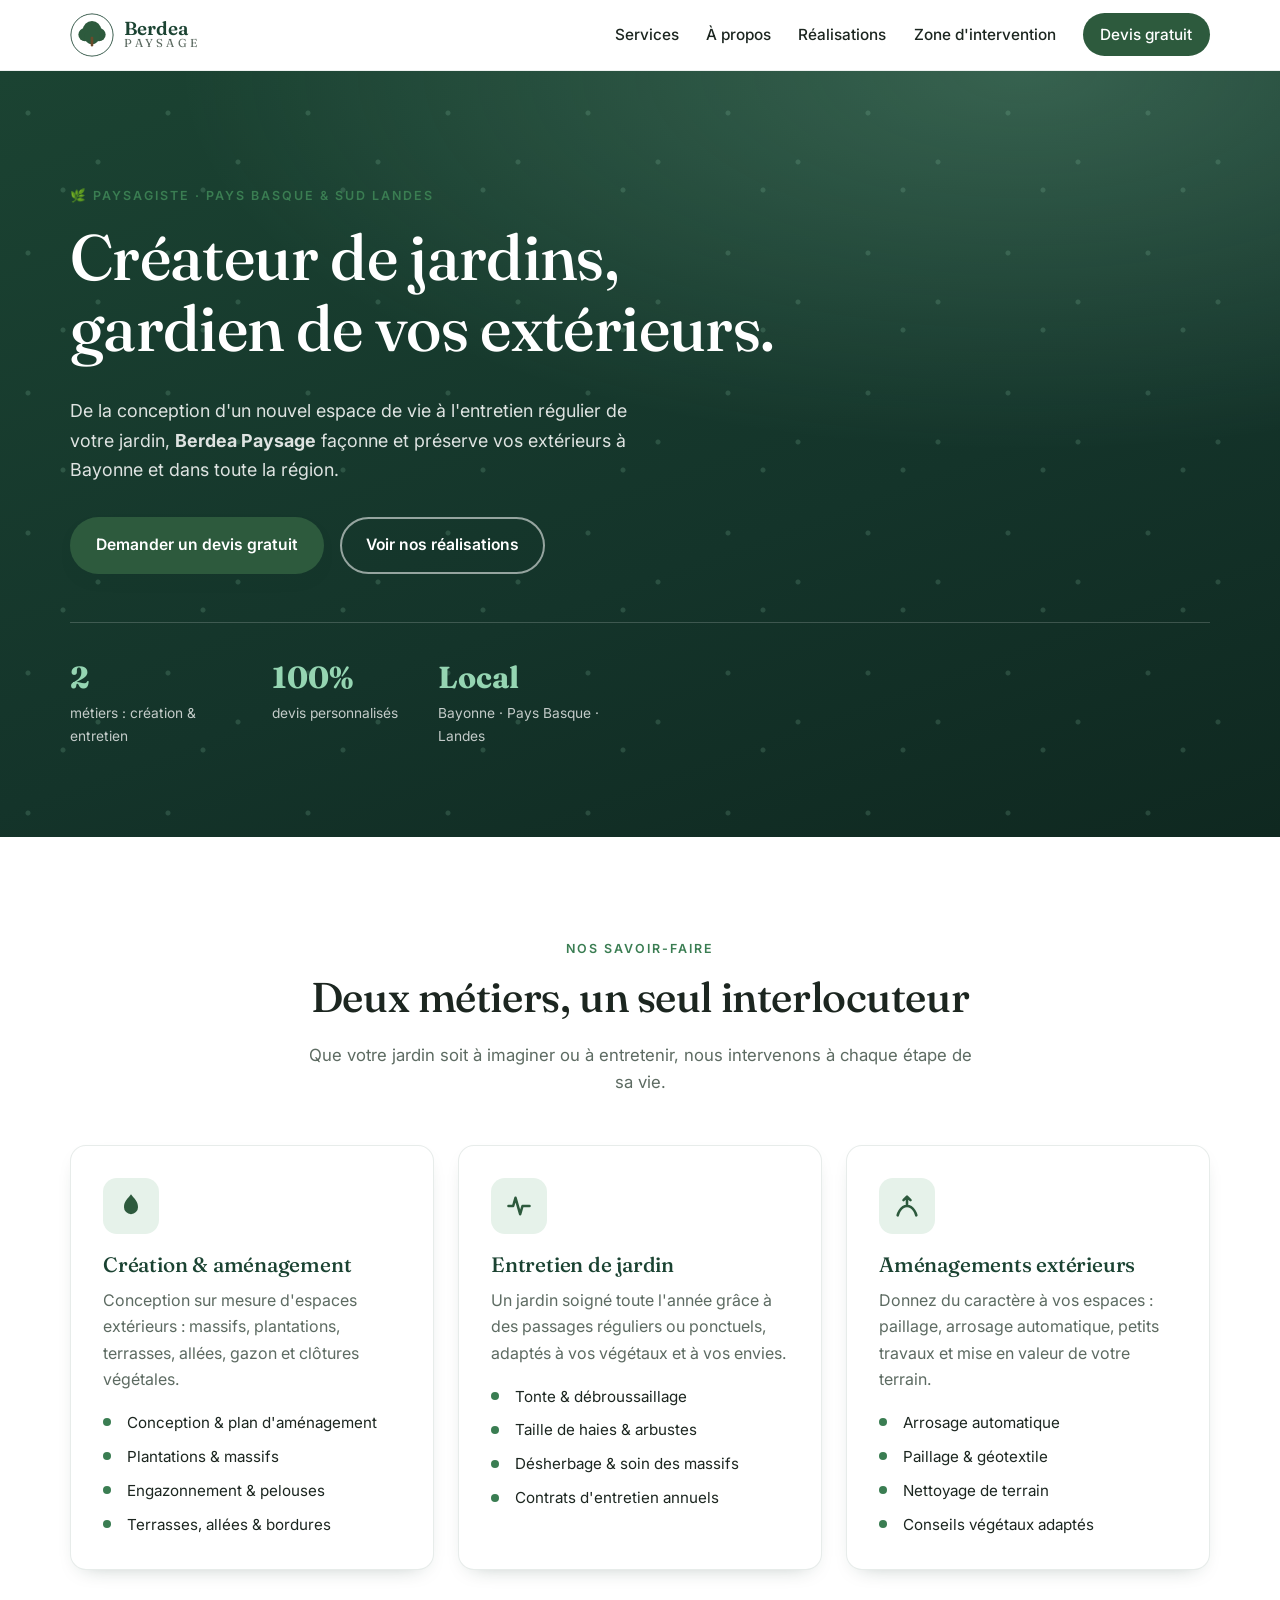
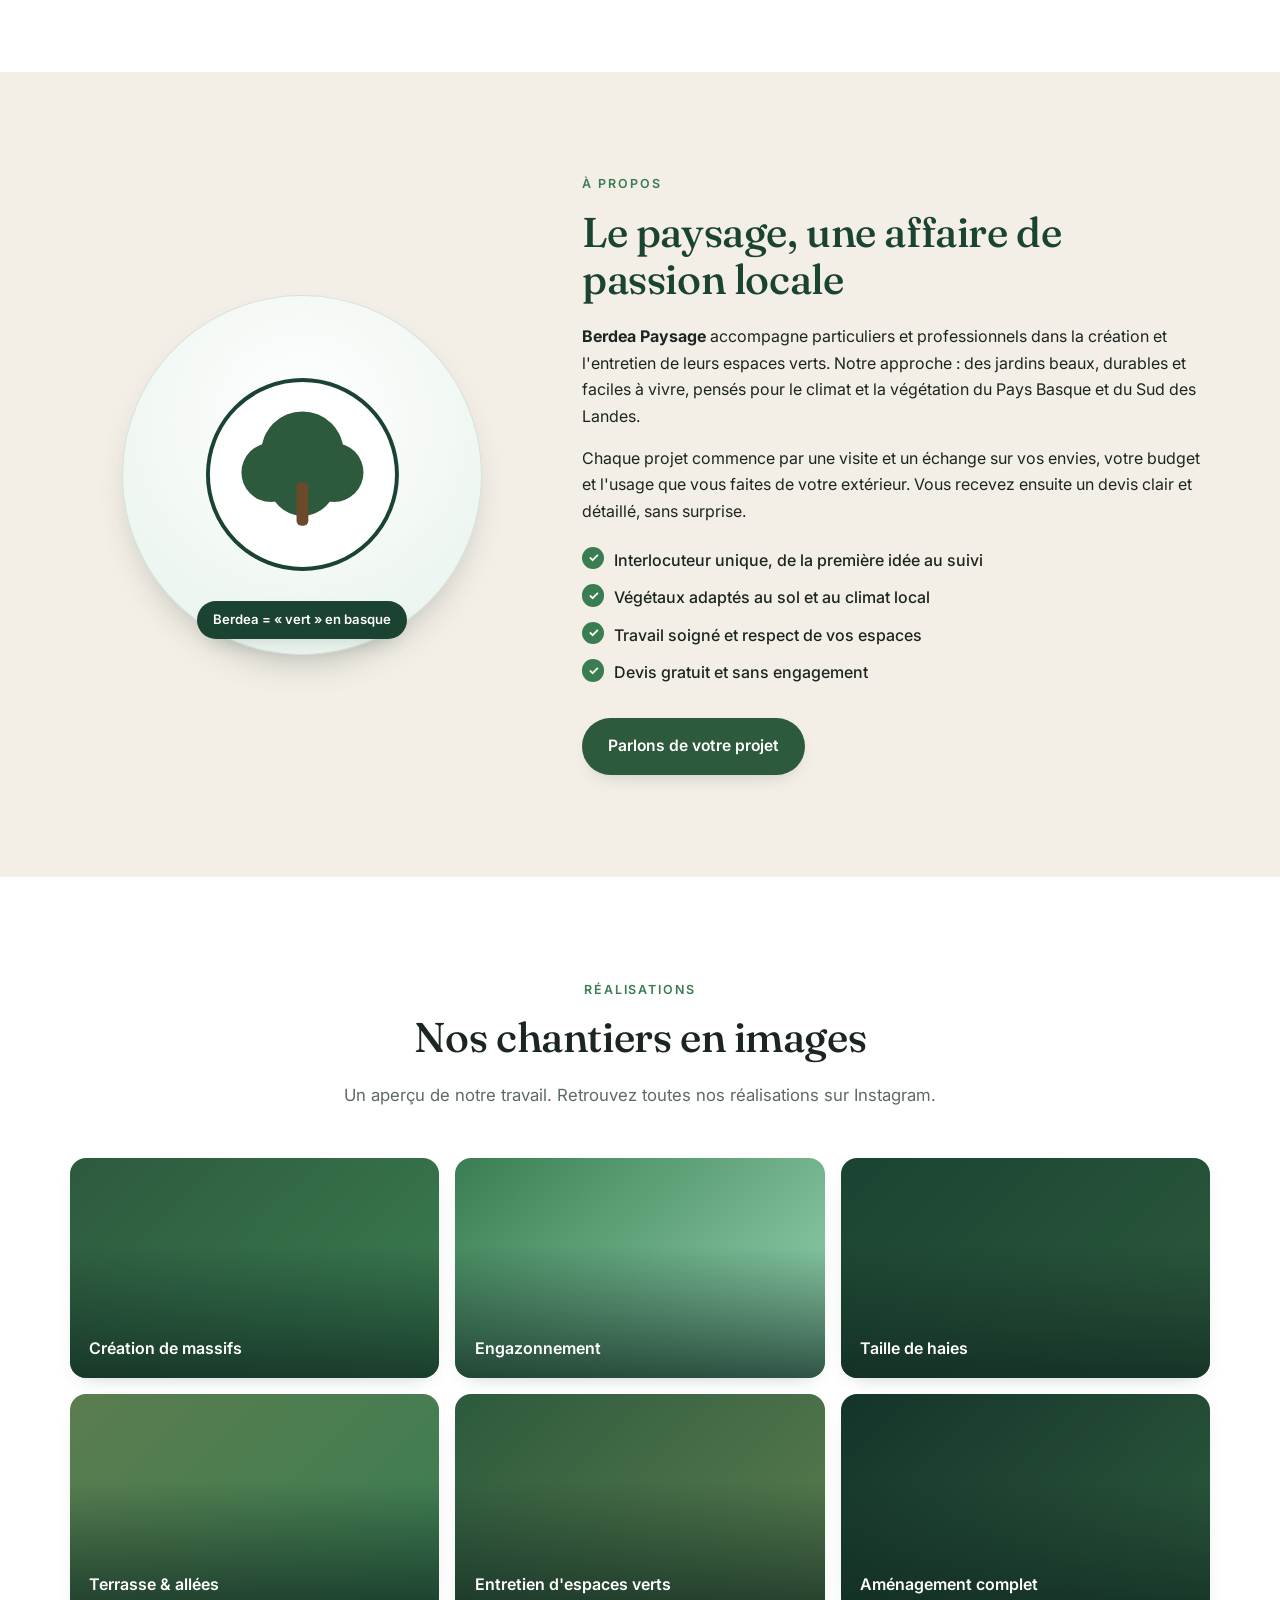
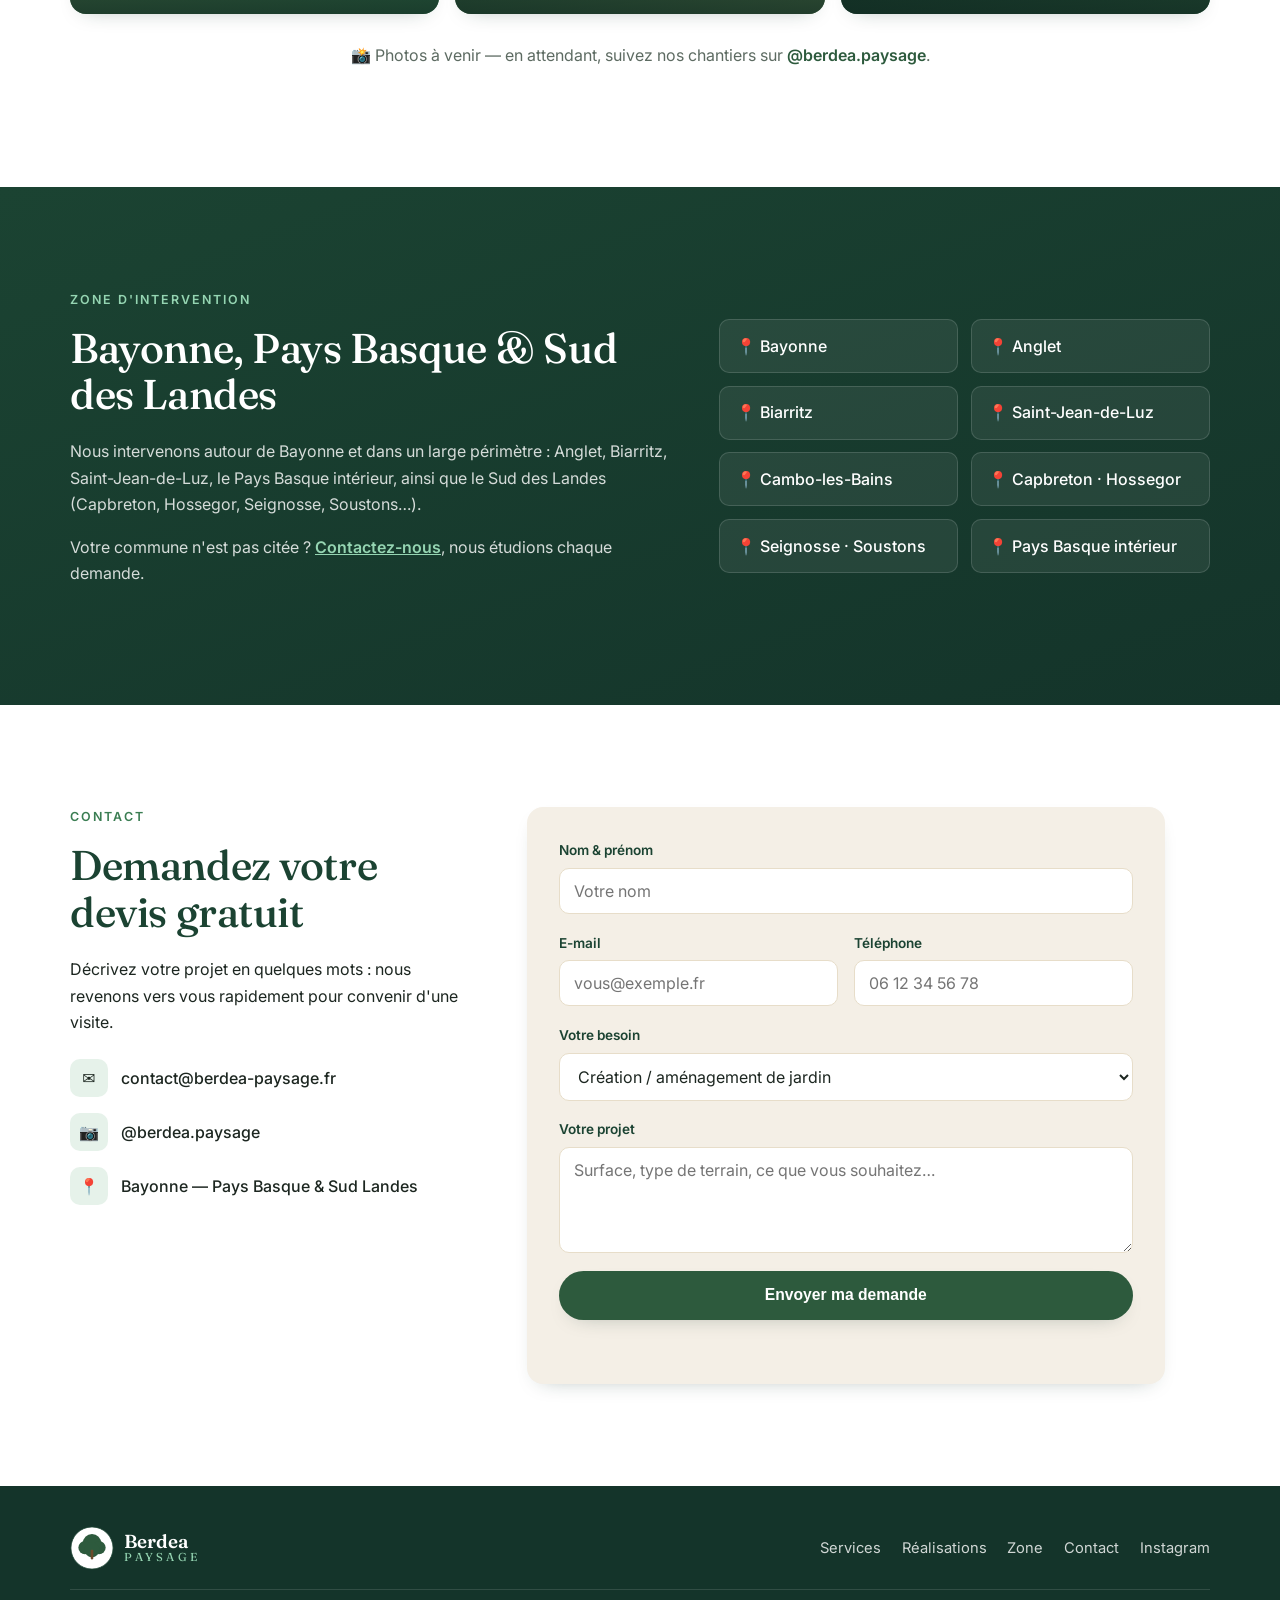
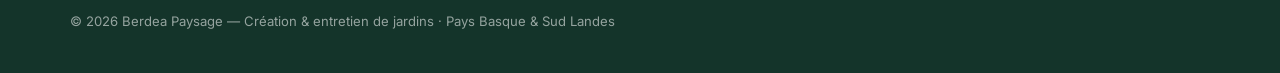
<file: berdea-paysage/index.html>
<!DOCTYPE html>
<html lang="fr">
<head>
  <meta charset="UTF-8" />
  <meta name="viewport" content="width=device-width, initial-scale=1.0" />
  <title>Berdea Paysage — Création & entretien de jardins | Bayonne, Pays Basque</title>
  <meta name="description" content="Berdea Paysage : aménagement de jardin, création d'espaces extérieurs et entretien à Bayonne, au Pays Basque et dans le Sud des Landes. Devis gratuit." />
  <meta name="theme-color" content="#1b4332" />

  <!-- ===================================================================
       1) LE FAVICON (petite icône dans l'onglet du navigateur)
       C'est un dessin SVG directement écrit ici, donc aucun fichier externe.
  ==================================================================== -->
  <link rel="icon" href="data:image/svg+xml,%3Csvg xmlns='http://www.w3.org/2000/svg' viewBox='0 0 64 64'%3E%3Crect width='64' height='64' rx='14' fill='%231b4332'/%3E%3Cg fill='%2395d5b2'%3E%3Ccircle cx='32' cy='26' r='14'/%3E%3Ccircle cx='21' cy='33' r='10'/%3E%3Ccircle cx='43' cy='33' r='10'/%3E%3Ccircle cx='32' cy='36' r='11'/%3E%3C/g%3E%3Crect x='29' y='36' width='6' height='18' rx='3' fill='%23d8b384'/%3E%3C/svg%3E" />

  <!-- Polices Google (chargées depuis internet) -->
  <link rel="preconnect" href="https://fonts.googleapis.com" />
  <link rel="preconnect" href="https://fonts.gstatic.com" crossorigin />
  <link href="https://fonts.googleapis.com/css2?family=Fraunces:opsz,wght@9..144,400;9..144,500;9..144,600&family=Inter:wght@400;500;600;700&display=swap" rel="stylesheet" />

  <!-- ===================================================================
       2) LE DESIGN (toutes les couleurs et la mise en page)
       Normalement dans un fichier style.css, ici tout est regroupé.
  ==================================================================== -->
  <style>
    :root{
      --green-900:#14342a; --green-800:#1b4332; --green-700:#2d5a3d;
      --green-600:#3a7d52; --green-300:#95d5b2; --green-100:#e6f2ea;
      --sand:#f4efe6; --sand-dark:#e7ddc9; --gold:#c69749;
      --ink:#1c2620; --muted:#5d6b62; --white:#ffffff;
      --radius:16px; --radius-sm:10px;
      --shadow:0 18px 40px -22px rgba(20,52,42,.45);
      --shadow-sm:0 8px 22px -14px rgba(20,52,42,.4);
      --container:1140px;
      --font-head:"Fraunces",Georgia,serif;
      --font-body:"Inter",system-ui,-apple-system,Segoe UI,Roboto,sans-serif;
    }
    *,*::before,*::after{box-sizing:border-box}
    html{scroll-behavior:smooth}
    body{margin:0;font-family:var(--font-body);color:var(--ink);background:#fff;line-height:1.65;-webkit-font-smoothing:antialiased}
    img{max-width:100%;display:block}
    a{color:inherit;text-decoration:none}
    .container{width:min(100% - 2.5rem,var(--container));margin-inline:auto}
    h1,h2,h3{font-family:var(--font-head);font-weight:500;line-height:1.12;letter-spacing:-.01em;margin:0 0 .5em}
    h1{font-size:clamp(2.2rem,5.5vw,4rem)}
    h2{font-size:clamp(1.7rem,3.6vw,2.6rem)}
    h3{font-size:1.3rem}
    p{margin:0 0 1rem}
    .eyebrow{text-transform:uppercase;letter-spacing:.16em;font-size:.78rem;font-weight:600;color:var(--green-600);margin:0 0 .9rem}
    .eyebrow.light{color:var(--green-300)}
    .btn{display:inline-flex;align-items:center;justify-content:center;gap:.5rem;padding:.85rem 1.5rem;border-radius:999px;font-weight:600;font-size:.98rem;cursor:pointer;border:2px solid transparent;transition:transform .2s,box-shadow .2s,background .2s,color .2s}
    .btn-primary{background:var(--green-700);color:#fff;box-shadow:var(--shadow-sm)}
    .btn-primary:hover{background:var(--green-800);transform:translateY(-2px)}
    .btn-ghost{background:transparent;color:#fff;border-color:rgba(255,255,255,.55)}
    .btn-ghost:hover{background:rgba(255,255,255,.12);border-color:#fff}
    .btn-block{width:100%}

    .site-header{position:sticky;top:0;z-index:50;background:rgba(255,255,255,.9);backdrop-filter:blur(10px);border-bottom:1px solid rgba(27,67,50,.08)}
    .header-inner{display:flex;align-items:center;justify-content:space-between;padding:.8rem 0}
    .brand{display:flex;align-items:center;gap:.65rem}
    .brand-mark{width:44px;height:44px;border-radius:50%}
    .brand-text{display:flex;flex-direction:column;line-height:1;font-family:var(--font-head)}
    .brand-text strong{font-size:1.18rem;color:var(--green-800);font-weight:600}
    .brand-text em{font-size:.72rem;letter-spacing:.28em;text-transform:uppercase;font-style:normal;color:var(--muted)}
    .nav{display:flex;align-items:center;gap:1.7rem}
    .nav a{font-weight:500;font-size:.96rem;color:var(--ink);transition:color .2s}
    .nav a:hover{color:var(--green-700)}
    .nav .nav-cta{background:var(--green-700);color:#fff;padding:.55rem 1.1rem;border-radius:999px}
    .nav .nav-cta:hover{background:var(--green-800);color:#fff}
    .nav-toggle{display:none;flex-direction:column;gap:5px;background:none;border:0;cursor:pointer;padding:8px}
    .nav-toggle span{width:24px;height:2px;background:var(--green-800);border-radius:2px;transition:.3s}

    .hero{position:relative;color:#fff;overflow:hidden;isolation:isolate}
    .hero-bg{position:absolute;inset:0;z-index:-1;background:radial-gradient(120% 90% at 80% 0%,rgba(149,213,178,.25),transparent 55%),linear-gradient(160deg,var(--green-800) 0%,var(--green-900) 60%,#0f2820 100%)}
    .hero-bg::after{content:"";position:absolute;inset:0;opacity:.18;background-image:radial-gradient(circle at 20% 30%,var(--green-300) 0 2px,transparent 3px),radial-gradient(circle at 70% 65%,var(--green-300) 0 2px,transparent 3px),radial-gradient(circle at 45% 85%,var(--green-300) 0 2px,transparent 3px);background-size:140px 140px}
    .hero-inner{padding:clamp(4rem,9vw,7.5rem) 0 clamp(3.5rem,7vw,6rem)}
    .hero h1{max-width:18ch}
    .hero-lead{max-width:54ch;font-size:1.12rem;color:rgba(255,255,255,.86)}
    .hero-actions{display:flex;flex-wrap:wrap;gap:1rem;margin:2rem 0 0}
    .hero-stats{list-style:none;margin:3rem 0 0;padding:1.8rem 0 0;display:flex;flex-wrap:wrap;gap:2.5rem;border-top:1px solid rgba(255,255,255,.18)}
    .hero-stats li{display:flex;flex-direction:column}
    .hero-stats strong{font-family:var(--font-head);font-size:1.9rem;color:var(--green-300)}
    .hero-stats span{font-size:.86rem;color:rgba(255,255,255,.75);max-width:18ch}

    .section{padding:clamp(3.5rem,8vw,6.5rem) 0}
    .section-alt{background:var(--sand)}
    .section-head{max-width:42rem;margin:0 auto 3rem;text-align:center}
    .section-intro{color:var(--muted);font-size:1.05rem}

    .cards{display:grid;grid-template-columns:repeat(auto-fit,minmax(280px,1fr));gap:1.5rem}
    .card{background:#fff;border:1px solid rgba(27,67,50,.1);border-radius:var(--radius);padding:2rem;box-shadow:var(--shadow-sm);transition:transform .25s,box-shadow .25s}
    .card:hover{transform:translateY(-6px);box-shadow:var(--shadow)}
    .card-icon{width:56px;height:56px;border-radius:14px;display:grid;place-items:center;background:var(--green-100);color:var(--green-700);margin-bottom:1.2rem}
    .card h3{color:var(--green-800)}
    .card p{color:var(--muted)}
    .card-list{list-style:none;padding:0;margin:1.1rem 0 0;display:grid;gap:.55rem}
    .card-list li{position:relative;padding-left:1.5rem;font-size:.95rem}
    .card-list li::before{content:"";position:absolute;left:0;top:.55em;width:8px;height:8px;border-radius:50%;background:var(--green-600)}

    .about-grid{display:grid;grid-template-columns:.85fr 1.15fr;gap:3rem;align-items:center}
    .about-media{position:relative;display:grid;place-items:center}
    .about-photo{aspect-ratio:1;width:min(100%,360px);border-radius:50%;display:grid;place-items:center;background:radial-gradient(circle at 50% 35%,#fff,var(--green-100));border:1px solid rgba(27,67,50,.12);box-shadow:var(--shadow)}
    .about-photo svg{width:55%;height:55%}
    .about-badge{position:absolute;bottom:1rem;background:var(--green-800);color:#fff;padding:.5rem 1rem;border-radius:999px;font-size:.82rem;font-weight:600;box-shadow:var(--shadow-sm)}
    .about-text h2{color:var(--green-800)}
    .checklist{list-style:none;padding:0;margin:1.4rem 0 2rem;display:grid;gap:.7rem}
    .checklist li{position:relative;padding-left:2rem;font-weight:500}
    .checklist li::before{content:"✓";position:absolute;left:0;top:0;width:1.4rem;height:1.4rem;border-radius:50%;background:var(--green-600);color:#fff;display:grid;place-items:center;font-size:.8rem;font-weight:700}

    .gallery{display:grid;grid-template-columns:repeat(3,1fr);gap:1rem}
    .gallery-item{position:relative;margin:0;border-radius:var(--radius);min-height:220px;overflow:hidden;display:flex;align-items:flex-end;color:#fff;box-shadow:var(--shadow-sm)}
    .gallery-item::after{content:"";position:absolute;inset:0;background:linear-gradient(180deg,transparent 40%,rgba(15,40,32,.75))}
    .gallery-item figcaption{position:relative;z-index:1;padding:1rem 1.2rem;font-weight:600}
    .gallery-item.g1{background:linear-gradient(135deg,#2d5a3d,#3a7d52)}
    .gallery-item.g2{background:linear-gradient(135deg,#3a7d52,#95d5b2)}
    .gallery-item.g3{background:linear-gradient(135deg,#1b4332,#2d5a3d)}
    .gallery-item.g4{background:linear-gradient(135deg,#5b7d4f,#3a7d52)}
    .gallery-item.g5{background:linear-gradient(135deg,#2d5a3d,#5b7d4f)}
    .gallery-item.g6{background:linear-gradient(135deg,#14342a,#2d5a3d)}
    .gallery-note{text-align:center;margin-top:1.8rem;color:var(--muted)}
    .gallery-note a{color:var(--green-700);font-weight:600}

    .section-dark{background:linear-gradient(160deg,var(--green-800),var(--green-900));color:#fff}
    .zone-grid{display:grid;grid-template-columns:1.1fr .9fr;gap:3rem;align-items:center}
    .zone-text p{color:rgba(255,255,255,.82)}
    .zone-q a{color:var(--green-300);font-weight:600;text-decoration:underline}
    .zone-list{list-style:none;padding:0;margin:0;display:grid;grid-template-columns:1fr 1fr;gap:.8rem}
    .zone-list li{background:rgba(255,255,255,.07);border:1px solid rgba(255,255,255,.14);padding:.8rem 1rem;border-radius:var(--radius-sm);font-weight:500}

    .contact-grid{display:grid;grid-template-columns:.9fr 1.1fr;gap:3rem;align-items:start}
    .contact-intro h2{color:var(--green-800)}
    .contact-info{list-style:none;padding:0;margin:1.5rem 0 0;display:grid;gap:1rem}
    .contact-info li{display:flex;align-items:center;gap:.8rem;font-weight:500}
    .contact-info a:hover{color:var(--green-700)}
    .ci-icon{width:38px;height:38px;border-radius:10px;background:var(--green-100);display:grid;place-items:center}
    .contact-form{background:var(--sand);padding:2rem;border-radius:var(--radius);box-shadow:var(--shadow-sm)}
    .field{margin-bottom:1.1rem;display:flex;flex-direction:column}
    .field-row{display:grid;grid-template-columns:1fr 1fr;gap:1rem}
    .field label{font-size:.85rem;font-weight:600;margin-bottom:.4rem;color:var(--green-800)}
    .field input,.field select,.field textarea{font-family:inherit;font-size:1rem;padding:.75rem .9rem;border:1px solid var(--sand-dark);border-radius:var(--radius-sm);background:#fff;color:var(--ink);transition:border .2s,box-shadow .2s}
    .field input:focus,.field select:focus,.field textarea:focus{outline:none;border-color:var(--green-600);box-shadow:0 0 0 3px rgba(58,125,82,.18)}
    .field textarea{resize:vertical}
    .form-note{margin:.9rem 0 0;font-size:.9rem;font-weight:600;min-height:1.2em}
    .form-note.ok{color:var(--green-700)}
    .form-note.err{color:#b3261e}

    .site-footer{background:var(--green-900);color:rgba(255,255,255,.8);padding:2.5rem 0}
    .footer-inner{display:flex;flex-wrap:wrap;align-items:center;justify-content:space-between;gap:1.2rem}
    .brand-footer .brand-text strong{color:#fff}
    .brand-footer .brand-text em{color:var(--green-300)}
    .footer-nav{display:flex;flex-wrap:wrap;gap:1.3rem}
    .footer-nav a{font-size:.92rem;transition:color .2s}
    .footer-nav a:hover{color:var(--green-300)}
    .footer-copy{width:100%;font-size:.82rem;color:rgba(255,255,255,.55);border-top:1px solid rgba(255,255,255,.12);padding-top:1.3rem;margin:0}

    .floating-cta{display:none;position:fixed;right:1rem;bottom:1rem;z-index:60;background:var(--green-700);color:#fff;font-weight:600;padding:.85rem 1.4rem;border-radius:999px;box-shadow:var(--shadow)}

    .reveal{opacity:0;transform:translateY(24px);transition:opacity .7s ease,transform .7s ease}
    .reveal.in{opacity:1;transform:none}
    @media (prefers-reduced-motion:reduce){.reveal{opacity:1;transform:none;transition:none}html{scroll-behavior:auto}}

    @media (max-width:900px){.about-grid,.zone-grid,.contact-grid{grid-template-columns:1fr;gap:2rem}.gallery{grid-template-columns:1fr 1fr}}
    @media (max-width:760px){
      .nav{position:fixed;inset:0 0 auto auto;top:64px;right:0;flex-direction:column;align-items:stretch;gap:0;background:#fff;width:min(78vw,300px);padding:1rem;border-radius:0 0 0 var(--radius);box-shadow:var(--shadow);transform:translateX(110%);transition:transform .3s ease;height:auto}
      .nav.open{transform:none}
      .nav a{padding:.85rem .6rem;border-bottom:1px solid rgba(27,67,50,.08)}
      .nav .nav-cta{text-align:center;margin-top:.6rem}
      .nav-toggle{display:flex}
      .nav-toggle.open span:nth-child(1){transform:translateY(7px) rotate(45deg)}
      .nav-toggle.open span:nth-child(2){opacity:0}
      .nav-toggle.open span:nth-child(3){transform:translateY(-7px) rotate(-45deg)}
      .floating-cta{display:inline-flex}
      .field-row{grid-template-columns:1fr}
    }
    @media (max-width:480px){.gallery{grid-template-columns:1fr}.hero-stats{gap:1.5rem}}
  </style>
</head>
<body>
  <!-- ===================================================================
       3) LE CONTENU DU SITE (le texte et la structure visible)
  ==================================================================== -->

  <!-- En-tête + menu -->
  <header class="site-header" id="top">
    <div class="container header-inner">
      <a href="#top" class="brand" aria-label="Berdea Paysage — accueil">
        <!-- Le logo (arbre dans un cercle) dessiné directement en SVG -->
        <svg class="brand-mark" viewBox="0 0 200 200" aria-hidden="true">
          <circle cx="100" cy="100" r="96" fill="#fff" stroke="#1b4332" stroke-width="4"/>
          <g fill="#2d5a3d">
            <circle cx="100" cy="78" r="42"/><circle cx="68" cy="98" r="30"/>
            <circle cx="132" cy="98" r="30"/><circle cx="100" cy="108" r="34"/>
          </g>
          <rect x="94" y="108" width="12" height="44" rx="5" fill="#6b4a2b"/>
        </svg>
        <span class="brand-text"><strong>Berdea</strong><em>Paysage</em></span>
      </a>

      <nav class="nav" id="nav" aria-label="Navigation principale">
        <a href="#services">Services</a>
        <a href="#apropos">À propos</a>
        <a href="#realisations">Réalisations</a>
        <a href="#zone">Zone d'intervention</a>
        <a href="#contact" class="nav-cta">Devis gratuit</a>
      </nav>

      <button class="nav-toggle" id="navToggle" aria-label="Ouvrir le menu" aria-expanded="false" aria-controls="nav">
        <span></span><span></span><span></span>
      </button>
    </div>
  </header>

  <main>
    <!-- Section d'accueil -->
    <section class="hero">
      <div class="hero-bg" aria-hidden="true"></div>
      <div class="container hero-inner">
        <p class="eyebrow reveal">🌿 Paysagiste · Pays Basque &amp; Sud Landes</p>
        <h1 class="reveal">Créateur de jardins,<br />gardien de vos extérieurs.</h1>
        <p class="hero-lead reveal">
          De la conception d'un nouvel espace de vie à l'entretien régulier de votre jardin,
          <strong>Berdea Paysage</strong> façonne et préserve vos extérieurs à Bayonne et dans toute la région.
        </p>
        <div class="hero-actions reveal">
          <a href="#contact" class="btn btn-primary">Demander un devis gratuit</a>
          <a href="#realisations" class="btn btn-ghost">Voir nos réalisations</a>
        </div>
        <ul class="hero-stats reveal">
          <li><strong>2</strong><span>métiers : création &amp; entretien</span></li>
          <li><strong>100%</strong><span>devis personnalisés</span></li>
          <li><strong>Local</strong><span>Bayonne · Pays Basque · Landes</span></li>
        </ul>
      </div>
    </section>

    <!-- Services -->
    <section class="section" id="services">
      <div class="container">
        <header class="section-head reveal">
          <p class="eyebrow">Nos savoir-faire</p>
          <h2>Deux métiers, un seul interlocuteur</h2>
          <p class="section-intro">Que votre jardin soit à imaginer ou à entretenir, nous intervenons à chaque étape de sa vie.</p>
        </header>
        <div class="cards">
          <article class="card reveal">
            <div class="card-icon" aria-hidden="true"><svg viewBox="0 0 24 24" width="28" height="28"><path d="M12 2C9 6 6 8 6 13a6 6 0 0 0 12 0c0-5-3-7-6-11Z" fill="currentColor"/></svg></div>
            <h3>Création &amp; aménagement</h3>
            <p>Conception sur mesure d'espaces extérieurs : massifs, plantations, terrasses, allées, gazon et clôtures végétales.</p>
            <ul class="card-list"><li>Conception &amp; plan d'aménagement</li><li>Plantations &amp; massifs</li><li>Engazonnement &amp; pelouses</li><li>Terrasses, allées &amp; bordures</li></ul>
          </article>
          <article class="card reveal">
            <div class="card-icon" aria-hidden="true"><svg viewBox="0 0 24 24" width="28" height="28"><path d="M3 12h4l2-7 4 14 2-7h6" fill="none" stroke="currentColor" stroke-width="2.2" stroke-linecap="round" stroke-linejoin="round"/></svg></div>
            <h3>Entretien de jardin</h3>
            <p>Un jardin soigné toute l'année grâce à des passages réguliers ou ponctuels, adaptés à vos végétaux et à vos envies.</p>
            <ul class="card-list"><li>Tonte &amp; débroussaillage</li><li>Taille de haies &amp; arbustes</li><li>Désherbage &amp; soin des massifs</li><li>Contrats d'entretien annuels</li></ul>
          </article>
          <article class="card reveal">
            <div class="card-icon" aria-hidden="true"><svg viewBox="0 0 24 24" width="28" height="28"><path d="M4 20s2-8 8-8 8 8 8 8M12 4v8M9 7l3-3 3 3" fill="none" stroke="currentColor" stroke-width="2.2" stroke-linecap="round" stroke-linejoin="round"/></svg></div>
            <h3>Aménagements extérieurs</h3>
            <p>Donnez du caractère à vos espaces : paillage, arrosage automatique, petits travaux et mise en valeur de votre terrain.</p>
            <ul class="card-list"><li>Arrosage automatique</li><li>Paillage &amp; géotextile</li><li>Nettoyage de terrain</li><li>Conseils végétaux adaptés</li></ul>
          </article>
        </div>
      </div>
    </section>

    <!-- À propos -->
    <section class="section section-alt" id="apropos">
      <div class="container about-grid">
        <div class="about-media reveal" aria-hidden="true">
          <div class="about-photo">
            <svg viewBox="0 0 200 200"><circle cx="100" cy="100" r="96" fill="#fff" stroke="#1b4332" stroke-width="4"/><g fill="#2d5a3d"><circle cx="100" cy="78" r="42"/><circle cx="68" cy="98" r="30"/><circle cx="132" cy="98" r="30"/><circle cx="100" cy="108" r="34"/></g><rect x="94" y="108" width="12" height="44" rx="5" fill="#6b4a2b"/></svg>
          </div>
          <span class="about-badge">Berdea = « vert » en basque</span>
        </div>
        <div class="about-text reveal">
          <p class="eyebrow">À propos</p>
          <h2>Le paysage, une affaire de passion locale</h2>
          <p><strong>Berdea Paysage</strong> accompagne particuliers et professionnels dans la création et l'entretien de leurs espaces verts. Notre approche : des jardins beaux, durables et faciles à vivre, pensés pour le climat et la végétation du Pays Basque et du Sud des Landes.</p>
          <p>Chaque projet commence par une visite et un échange sur vos envies, votre budget et l'usage que vous faites de votre extérieur. Vous recevez ensuite un devis clair et détaillé, sans surprise.</p>
          <ul class="checklist">
            <li>Interlocuteur unique, de la première idée au suivi</li>
            <li>Végétaux adaptés au sol et au climat local</li>
            <li>Travail soigné et respect de vos espaces</li>
            <li>Devis gratuit et sans engagement</li>
          </ul>
          <a href="#contact" class="btn btn-primary">Parlons de votre projet</a>
        </div>
      </div>
    </section>

    <!-- Réalisations -->
    <section class="section" id="realisations">
      <div class="container">
        <header class="section-head reveal">
          <p class="eyebrow">Réalisations</p>
          <h2>Nos chantiers en images</h2>
          <p class="section-intro">Un aperçu de notre travail. Retrouvez toutes nos réalisations sur Instagram.</p>
        </header>
        <div class="gallery">
          <figure class="gallery-item g1 reveal"><figcaption>Création de massifs</figcaption></figure>
          <figure class="gallery-item g2 reveal"><figcaption>Engazonnement</figcaption></figure>
          <figure class="gallery-item g3 reveal"><figcaption>Taille de haies</figcaption></figure>
          <figure class="gallery-item g4 reveal"><figcaption>Terrasse &amp; allées</figcaption></figure>
          <figure class="gallery-item g5 reveal"><figcaption>Entretien d'espaces verts</figcaption></figure>
          <figure class="gallery-item g6 reveal"><figcaption>Aménagement complet</figcaption></figure>
        </div>
        <p class="gallery-note reveal">📸 Photos à venir — en attendant, suivez nos chantiers sur <a href="https://www.instagram.com/berdea.paysage/" target="_blank" rel="noopener">@berdea.paysage</a>.</p>
      </div>
    </section>

    <!-- Zone d'intervention -->
    <section class="section section-dark" id="zone">
      <div class="container zone-grid">
        <div class="zone-text reveal">
          <p class="eyebrow light">Zone d'intervention</p>
          <h2>Bayonne, Pays Basque &amp; Sud des Landes</h2>
          <p>Nous intervenons autour de Bayonne et dans un large périmètre : Anglet, Biarritz, Saint-Jean-de-Luz, le Pays Basque intérieur, ainsi que le Sud des Landes (Capbreton, Hossegor, Seignosse, Soustons…).</p>
          <p class="zone-q">Votre commune n'est pas citée ? <a href="#contact">Contactez-nous</a>, nous étudions chaque demande.</p>
        </div>
        <ul class="zone-list reveal">
          <li>📍 Bayonne</li><li>📍 Anglet</li><li>📍 Biarritz</li><li>📍 Saint-Jean-de-Luz</li>
          <li>📍 Cambo-les-Bains</li><li>📍 Capbreton · Hossegor</li><li>📍 Seignosse · Soustons</li><li>📍 Pays Basque intérieur</li>
        </ul>
      </div>
    </section>

    <!-- Contact -->
    <section class="section" id="contact">
      <div class="container contact-grid">
        <div class="contact-intro reveal">
          <p class="eyebrow">Contact</p>
          <h2>Demandez votre devis gratuit</h2>
          <p>Décrivez votre projet en quelques mots : nous revenons vers vous rapidement pour convenir d'une visite.</p>
          <ul class="contact-info">
            <li><span class="ci-icon">✉️</span><a href="mailto:contact@berdea-paysage.fr">contact@berdea-paysage.fr</a></li>
            <li><span class="ci-icon">📷</span><a href="https://www.instagram.com/berdea.paysage/" target="_blank" rel="noopener">@berdea.paysage</a></li>
            <li><span class="ci-icon">📍</span>Bayonne — Pays Basque &amp; Sud Landes</li>
          </ul>
        </div>
        <!-- Pour activer ce formulaire, voir l'étape 5 du guide -->
        <form class="contact-form reveal" id="contactForm" action="https://formspree.io/f/your_form_id" method="POST" novalidate>
          <div class="field">
            <label for="name">Nom &amp; prénom</label>
            <input type="text" id="name" name="name" required placeholder="Votre nom" />
          </div>
          <div class="field-row">
            <div class="field"><label for="email">E-mail</label><input type="email" id="email" name="email" required placeholder="vous@exemple.fr" /></div>
            <div class="field"><label for="phone">Téléphone</label><input type="tel" id="phone" name="phone" placeholder="06 12 34 56 78" /></div>
          </div>
          <div class="field">
            <label for="subject">Votre besoin</label>
            <select id="subject" name="subject">
              <option>Création / aménagement de jardin</option>
              <option>Entretien régulier</option>
              <option>Intervention ponctuelle</option>
              <option>Autre demande</option>
            </select>
          </div>
          <div class="field">
            <label for="message">Votre projet</label>
            <textarea id="message" name="message" rows="4" required placeholder="Surface, type de terrain, ce que vous souhaitez…"></textarea>
          </div>
          <button type="submit" class="btn btn-primary btn-block">Envoyer ma demande</button>
          <p class="form-note" id="formNote" role="status"></p>
        </form>
      </div>
    </section>
  </main>

  <!-- Pied de page -->
  <footer class="site-footer">
    <div class="container footer-inner">
      <a href="#top" class="brand brand-footer">
        <svg class="brand-mark" viewBox="0 0 200 200" aria-hidden="true"><circle cx="100" cy="100" r="96" fill="#fff" stroke="#1b4332" stroke-width="4"/><g fill="#2d5a3d"><circle cx="100" cy="78" r="42"/><circle cx="68" cy="98" r="30"/><circle cx="132" cy="98" r="30"/><circle cx="100" cy="108" r="34"/></g><rect x="94" y="108" width="12" height="44" rx="5" fill="#6b4a2b"/></svg>
        <span class="brand-text"><strong>Berdea</strong><em>Paysage</em></span>
      </a>
      <nav class="footer-nav" aria-label="Liens de pied de page">
        <a href="#services">Services</a><a href="#realisations">Réalisations</a>
        <a href="#zone">Zone</a><a href="#contact">Contact</a>
        <a href="https://www.instagram.com/berdea.paysage/" target="_blank" rel="noopener">Instagram</a>
      </nav>
      <p class="footer-copy">© <span id="year"></span> Berdea Paysage — Création &amp; entretien de jardins · Pays Basque &amp; Sud Landes</p>
    </div>
  </footer>

  <a href="#contact" class="floating-cta" aria-label="Demander un devis">Devis gratuit</a>

  <!-- ===================================================================
       4) LES PETITES ANIMATIONS (menu mobile, apparitions, formulaire)
       Normalement dans un fichier main.js, ici regroupé en bas de page.
  ==================================================================== -->
  <script>
    // Menu mobile (bouton hamburger)
    var navToggle = document.getElementById('navToggle');
    var nav = document.getElementById('nav');
    navToggle.addEventListener('click', function () {
      var open = nav.classList.toggle('open');
      navToggle.classList.toggle('open', open);
      navToggle.setAttribute('aria-expanded', String(open));
    });
    nav.querySelectorAll('a').forEach(function (link) {
      link.addEventListener('click', function () {
        nav.classList.remove('open');
        navToggle.classList.remove('open');
        navToggle.setAttribute('aria-expanded', 'false');
      });
    });

    // Apparition en fondu au défilement
    var reveals = document.querySelectorAll('.reveal');
    if ('IntersectionObserver' in window) {
      var io = new IntersectionObserver(function (entries) {
        entries.forEach(function (entry) {
          if (entry.isIntersecting) { entry.target.classList.add('in'); io.unobserve(entry.target); }
        });
      }, { threshold: 0.12, rootMargin: '0px 0px -40px 0px' });
      reveals.forEach(function (el) { io.observe(el); });
    } else {
      reveals.forEach(function (el) { el.classList.add('in'); });
    }

    // Année automatique dans le pied de page
    document.getElementById('year').textContent = new Date().getFullYear();

    // Formulaire de contact
    var form = document.getElementById('contactForm');
    var note = document.getElementById('formNote');
    form.addEventListener('submit', function (e) {
      var action = form.getAttribute('action') || '';
      var configured = action && action.indexOf('your_form_id') === -1;
      e.preventDefault();
      if (!form.checkValidity()) { form.reportValidity(); return; }
      if (!configured) {
        note.textContent = "Merci ! Le formulaire n'est pas encore relié à une boîte mail — écrivez-nous à contact@berdea-paysage.fr.";
        note.className = 'form-note ok';
        return;
      }
      note.textContent = 'Envoi en cours…';
      note.className = 'form-note';
      fetch(action, { method: 'POST', body: new FormData(form), headers: { Accept: 'application/json' } })
        .then(function (res) {
          if (res.ok) {
            form.reset();
            note.textContent = 'Merci ! Votre demande a bien été envoyée. Nous vous recontactons rapidement.';
            note.className = 'form-note ok';
          } else { throw new Error('fail'); }
        })
        .catch(function () {
          note.textContent = "Oups, l'envoi a échoué. Écrivez-nous à contact@berdea-paysage.fr.";
          note.className = 'form-note err';
        });
    });
  </script>
</body>
</html>
</file>
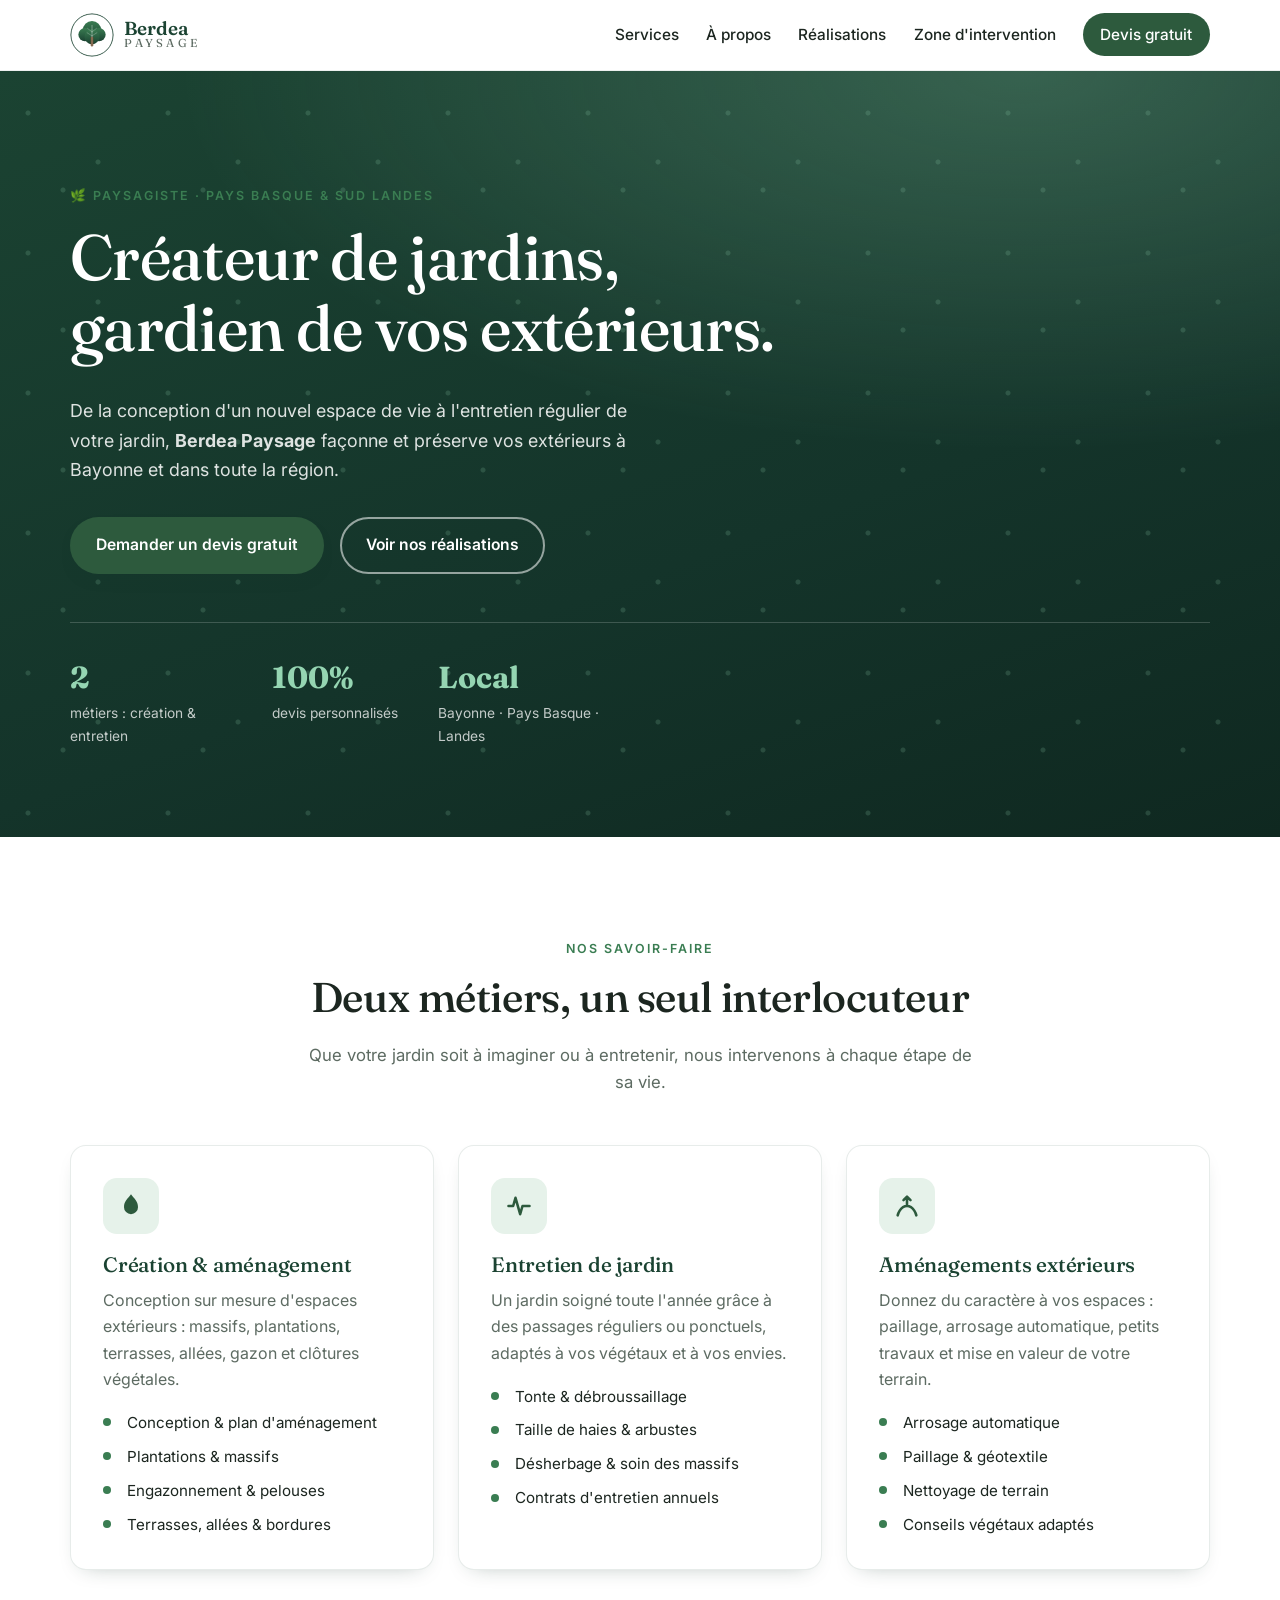
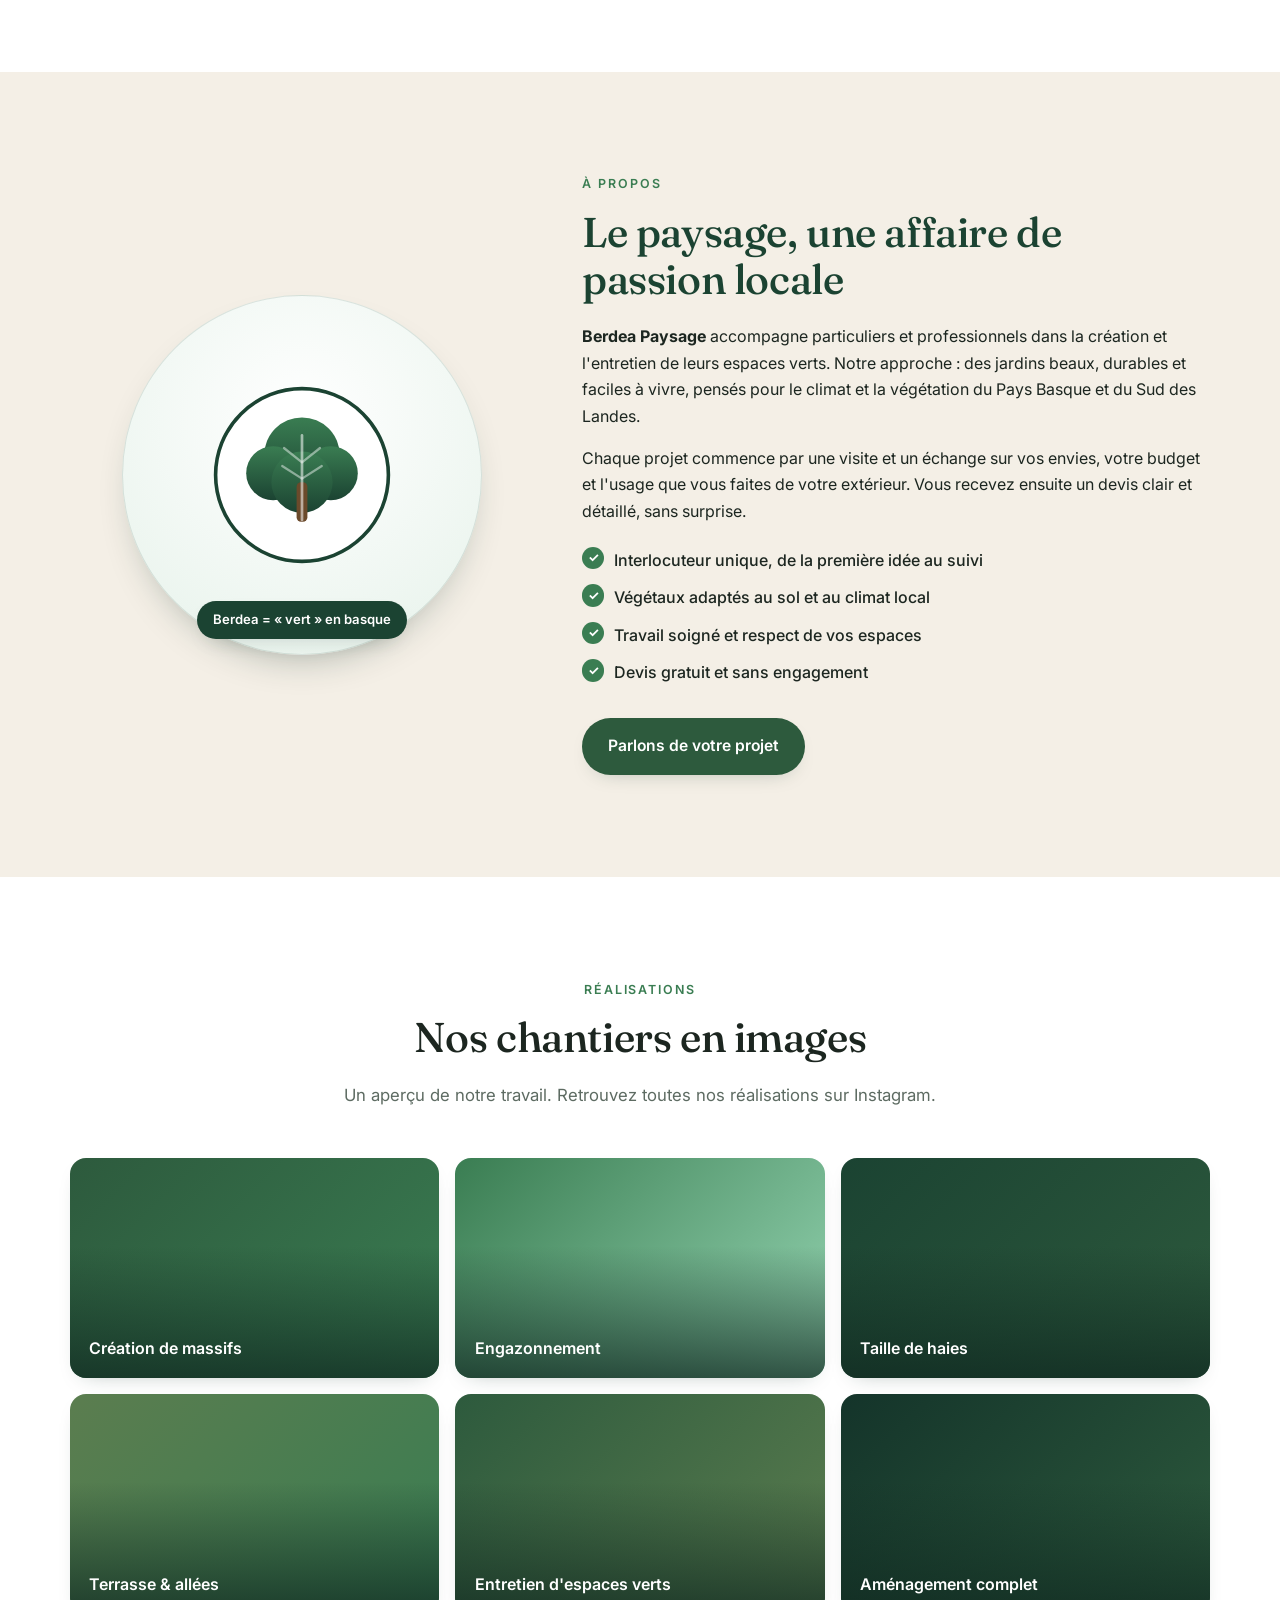
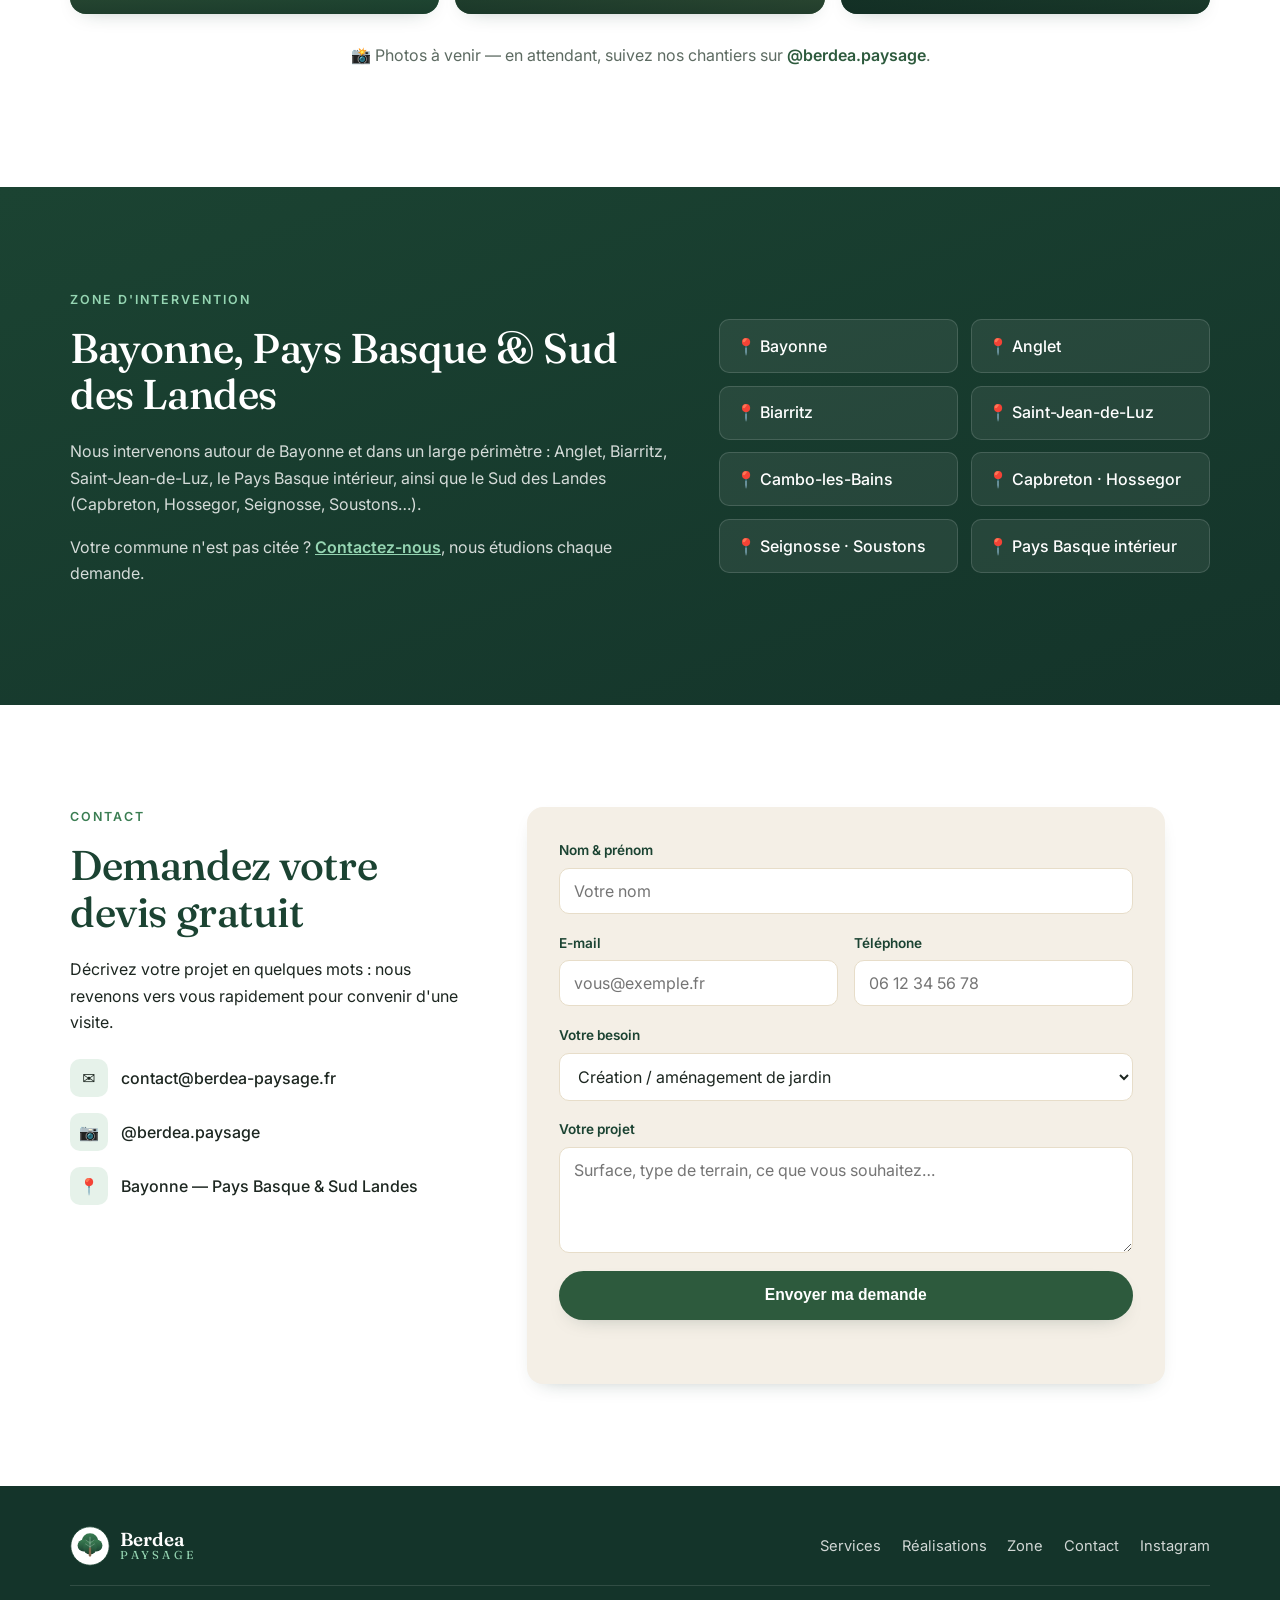
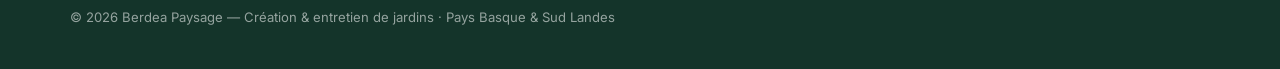
<file: site/index.html>
<!DOCTYPE html>
<html lang="fr">
<head>
  <meta charset="UTF-8" />
  <meta name="viewport" content="width=device-width, initial-scale=1.0" />
  <title>Berdea Paysage — Création & entretien de jardins | Bayonne, Pays Basque</title>
  <meta name="description" content="Berdea Paysage : aménagement de jardin, création d'espaces extérieurs et entretien à Bayonne, au Pays Basque et dans le Sud des Landes. Devis gratuit." />
  <meta name="theme-color" content="#1b4332" />

  <!-- Open Graph -->
  <meta property="og:type" content="website" />
  <meta property="og:title" content="Berdea Paysage — Création & entretien de jardins" />
  <meta property="og:description" content="Aménagements de jardin & entretien extérieur. Bayonne — Pays Basque & Sud Landes." />
  <meta property="og:image" content="assets/img/logo.svg" />

  <link rel="icon" type="image/svg+xml" href="assets/img/favicon.svg" />
  <link rel="preconnect" href="https://fonts.googleapis.com" />
  <link rel="preconnect" href="https://fonts.gstatic.com" crossorigin />
  <link href="https://fonts.googleapis.com/css2?family=Fraunces:opsz,wght@9..144,400;9..144,500;9..144,600&family=Inter:wght@400;500;600;700&display=swap" rel="stylesheet" />
  <link rel="stylesheet" href="css/style.css" />

  <!-- JSON-LD : référencement local -->
  <script type="application/ld+json">
  {
    "@context": "https://schema.org",
    "@type": "LandscapingBusiness",
    "name": "Berdea Paysage",
    "description": "Aménagement de jardin, création d'espaces extérieurs et entretien.",
    "areaServed": ["Bayonne", "Pays Basque", "Sud des Landes"],
    "address": { "@type": "PostalAddress", "addressLocality": "Bayonne", "addressRegion": "Pyrénées-Atlantiques", "addressCountry": "FR" },
    "sameAs": ["https://www.instagram.com/berdea.paysage/"]
  }
  </script>
</head>
<body>
  <!-- ===== Header ===== -->
  <header class="site-header" id="top">
    <div class="container header-inner">
      <a href="#top" class="brand" aria-label="Berdea Paysage — accueil">
        <img src="assets/img/logo.svg" alt="" class="brand-mark" width="44" height="44" />
        <span class="brand-text">
          <strong>Berdea</strong>
          <em>Paysage</em>
        </span>
      </a>

      <nav class="nav" id="nav" aria-label="Navigation principale">
        <a href="#services">Services</a>
        <a href="#apropos">À propos</a>
        <a href="#realisations">Réalisations</a>
        <a href="#zone">Zone d'intervention</a>
        <a href="#contact" class="nav-cta">Devis gratuit</a>
      </nav>

      <button class="nav-toggle" id="navToggle" aria-label="Ouvrir le menu" aria-expanded="false" aria-controls="nav">
        <span></span><span></span><span></span>
      </button>
    </div>
  </header>

  <main>
    <!-- ===== Hero ===== -->
    <section class="hero">
      <div class="hero-bg" aria-hidden="true"></div>
      <div class="container hero-inner">
        <p class="eyebrow reveal">🌿 Paysagiste · Pays Basque &amp; Sud Landes</p>
        <h1 class="reveal">Créateur de jardins,<br />gardien de vos extérieurs.</h1>
        <p class="hero-lead reveal">
          De la conception d'un nouvel espace de vie à l'entretien régulier de votre jardin,
          <strong>Berdea Paysage</strong> façonne et préserve vos extérieurs à Bayonne et dans toute la région.
        </p>
        <div class="hero-actions reveal">
          <a href="#contact" class="btn btn-primary">Demander un devis gratuit</a>
          <a href="#realisations" class="btn btn-ghost">Voir nos réalisations</a>
        </div>
        <ul class="hero-stats reveal">
          <li><strong>2</strong><span>métiers : création &amp; entretien</span></li>
          <li><strong>100%</strong><span>devis personnalisés</span></li>
          <li><strong>Local</strong><span>Bayonne · Pays Basque · Landes</span></li>
        </ul>
      </div>
    </section>

    <!-- ===== Services ===== -->
    <section class="section" id="services">
      <div class="container">
        <header class="section-head reveal">
          <p class="eyebrow">Nos savoir-faire</p>
          <h2>Deux métiers, un seul interlocuteur</h2>
          <p class="section-intro">Que votre jardin soit à imaginer ou à entretenir, nous intervenons à chaque étape de sa vie.</p>
        </header>

        <div class="cards">
          <article class="card reveal">
            <div class="card-icon" aria-hidden="true">
              <svg viewBox="0 0 24 24" width="28" height="28"><path d="M12 2C9 6 6 8 6 13a6 6 0 0 0 12 0c0-5-3-7-6-11Z" fill="currentColor"/></svg>
            </div>
            <h3>Création &amp; aménagement</h3>
            <p>Conception sur mesure d'espaces extérieurs : massifs, plantations, terrasses, allées, gazon et clôtures végétales.</p>
            <ul class="card-list">
              <li>Conception &amp; plan d'aménagement</li>
              <li>Plantations &amp; massifs</li>
              <li>Engazonnement &amp; pelouses</li>
              <li>Terrasses, allées &amp; bordures</li>
            </ul>
          </article>

          <article class="card reveal">
            <div class="card-icon" aria-hidden="true">
              <svg viewBox="0 0 24 24" width="28" height="28"><path d="M3 12h4l2-7 4 14 2-7h6" fill="none" stroke="currentColor" stroke-width="2.2" stroke-linecap="round" stroke-linejoin="round"/></svg>
            </div>
            <h3>Entretien de jardin</h3>
            <p>Un jardin soigné toute l'année grâce à des passages réguliers ou ponctuels, adaptés à vos végétaux et à vos envies.</p>
            <ul class="card-list">
              <li>Tonte &amp; débroussaillage</li>
              <li>Taille de haies &amp; arbustes</li>
              <li>Désherbage &amp; soin des massifs</li>
              <li>Contrats d'entretien annuels</li>
            </ul>
          </article>

          <article class="card reveal">
            <div class="card-icon" aria-hidden="true">
              <svg viewBox="0 0 24 24" width="28" height="28"><path d="M4 20s2-8 8-8 8 8 8 8M12 4v8M9 7l3-3 3 3" fill="none" stroke="currentColor" stroke-width="2.2" stroke-linecap="round" stroke-linejoin="round"/></svg>
            </div>
            <h3>Aménagements extérieurs</h3>
            <p>Donnez du caractère à vos espaces : paillage, arrosage automatique, petits travaux et mise en valeur de votre terrain.</p>
            <ul class="card-list">
              <li>Arrosage automatique</li>
              <li>Paillage &amp; géotextile</li>
              <li>Nettoyage de terrain</li>
              <li>Conseils végétaux adaptés</li>
            </ul>
          </article>
        </div>
      </div>
    </section>

    <!-- ===== À propos ===== -->
    <section class="section section-alt" id="apropos">
      <div class="container about-grid">
        <div class="about-media reveal" aria-hidden="true">
          <div class="about-photo">
            <img src="assets/img/logo.svg" alt="Logo Berdea Paysage" width="180" height="180" />
          </div>
          <span class="about-badge">Berdea = « vert » en basque</span>
        </div>
        <div class="about-text reveal">
          <p class="eyebrow">À propos</p>
          <h2>Le paysage, une affaire de passion locale</h2>
          <p>
            <strong>Berdea Paysage</strong> accompagne particuliers et professionnels dans la création et l'entretien
            de leurs espaces verts. Notre approche : des jardins beaux, durables et faciles à vivre, pensés pour
            le climat et la végétation du Pays Basque et du Sud des Landes.
          </p>
          <p>
            Chaque projet commence par une visite et un échange sur vos envies, votre budget et l'usage que vous
            faites de votre extérieur. Vous recevez ensuite un devis clair et détaillé, sans surprise.
          </p>
          <ul class="checklist">
            <li>Interlocuteur unique, de la première idée au suivi</li>
            <li>Végétaux adaptés au sol et au climat local</li>
            <li>Travail soigné et respect de vos espaces</li>
            <li>Devis gratuit et sans engagement</li>
          </ul>
          <a href="#contact" class="btn btn-primary">Parlons de votre projet</a>
        </div>
      </div>
    </section>

    <!-- ===== Réalisations ===== -->
    <section class="section" id="realisations">
      <div class="container">
        <header class="section-head reveal">
          <p class="eyebrow">Réalisations</p>
          <h2>Nos chantiers en images</h2>
          <p class="section-intro">Un aperçu de notre travail. Retrouvez toutes nos réalisations sur Instagram.</p>
        </header>

        <div class="gallery">
          <figure class="gallery-item g1 reveal"><figcaption>Création de massifs</figcaption></figure>
          <figure class="gallery-item g2 reveal"><figcaption>Engazonnement</figcaption></figure>
          <figure class="gallery-item g3 reveal"><figcaption>Taille de haies</figcaption></figure>
          <figure class="gallery-item g4 reveal"><figcaption>Terrasse &amp; allées</figcaption></figure>
          <figure class="gallery-item g5 reveal"><figcaption>Entretien d'espaces verts</figcaption></figure>
          <figure class="gallery-item g6 reveal"><figcaption>Aménagement complet</figcaption></figure>
        </div>

        <p class="gallery-note reveal">
          📸 Photos à venir — en attendant, suivez nos chantiers sur
          <a href="https://www.instagram.com/berdea.paysage/" target="_blank" rel="noopener">@berdea.paysage</a>.
        </p>
      </div>
    </section>

    <!-- ===== Zone d'intervention ===== -->
    <section class="section section-dark" id="zone">
      <div class="container zone-grid">
        <div class="zone-text reveal">
          <p class="eyebrow light">Zone d'intervention</p>
          <h2>Bayonne, Pays Basque &amp; Sud des Landes</h2>
          <p>
            Nous intervenons autour de Bayonne et dans un large périmètre : Anglet, Biarritz, Saint-Jean-de-Luz,
            le Pays Basque intérieur, ainsi que le Sud des Landes (Capbreton, Hossegor, Seignosse, Soustons…).
          </p>
          <p class="zone-q">Votre commune n'est pas citée ? <a href="#contact">Contactez-nous</a>, nous étudions chaque demande.</p>
        </div>
        <ul class="zone-list reveal">
          <li>📍 Bayonne</li>
          <li>📍 Anglet</li>
          <li>📍 Biarritz</li>
          <li>📍 Saint-Jean-de-Luz</li>
          <li>📍 Cambo-les-Bains</li>
          <li>📍 Capbreton · Hossegor</li>
          <li>📍 Seignosse · Soustons</li>
          <li>📍 Pays Basque intérieur</li>
        </ul>
      </div>
    </section>

    <!-- ===== Contact ===== -->
    <section class="section" id="contact">
      <div class="container contact-grid">
        <div class="contact-intro reveal">
          <p class="eyebrow">Contact</p>
          <h2>Demandez votre devis gratuit</h2>
          <p>Décrivez votre projet en quelques mots : nous revenons vers vous rapidement pour convenir d'une visite.</p>

          <ul class="contact-info">
            <li>
              <span class="ci-icon">✉️</span>
              <a href="mailto:contact@berdea-paysage.fr">contact@berdea-paysage.fr</a>
            </li>
            <li>
              <span class="ci-icon">📷</span>
              <a href="https://www.instagram.com/berdea.paysage/" target="_blank" rel="noopener">@berdea.paysage</a>
            </li>
            <li>
              <span class="ci-icon">📍</span>
              Bayonne — Pays Basque &amp; Sud Landes
            </li>
          </ul>
        </div>

        <form class="contact-form reveal" id="contactForm" action="https://formspree.io/f/your_form_id" method="POST" novalidate>
          <div class="field">
            <label for="name">Nom &amp; prénom</label>
            <input type="text" id="name" name="name" required placeholder="Votre nom" />
          </div>
          <div class="field-row">
            <div class="field">
              <label for="email">E-mail</label>
              <input type="email" id="email" name="email" required placeholder="vous@exemple.fr" />
            </div>
            <div class="field">
              <label for="phone">Téléphone</label>
              <input type="tel" id="phone" name="phone" placeholder="06 12 34 56 78" />
            </div>
          </div>
          <div class="field">
            <label for="subject">Votre besoin</label>
            <select id="subject" name="subject">
              <option>Création / aménagement de jardin</option>
              <option>Entretien régulier</option>
              <option>Intervention ponctuelle</option>
              <option>Autre demande</option>
            </select>
          </div>
          <div class="field">
            <label for="message">Votre projet</label>
            <textarea id="message" name="message" rows="4" required placeholder="Surface, type de terrain, ce que vous souhaitez…"></textarea>
          </div>
          <button type="submit" class="btn btn-primary btn-block">Envoyer ma demande</button>
          <p class="form-note" id="formNote" role="status"></p>
        </form>
      </div>
    </section>
  </main>

  <!-- ===== Footer ===== -->
  <footer class="site-footer">
    <div class="container footer-inner">
      <a href="#top" class="brand brand-footer">
        <img src="assets/img/logo.svg" alt="" class="brand-mark" width="40" height="40" />
        <span class="brand-text"><strong>Berdea</strong><em>Paysage</em></span>
      </a>
      <nav class="footer-nav" aria-label="Liens de pied de page">
        <a href="#services">Services</a>
        <a href="#realisations">Réalisations</a>
        <a href="#zone">Zone</a>
        <a href="#contact">Contact</a>
        <a href="https://www.instagram.com/berdea.paysage/" target="_blank" rel="noopener">Instagram</a>
      </nav>
      <p class="footer-copy">© <span id="year"></span> Berdea Paysage — Création &amp; entretien de jardins · Pays Basque &amp; Sud Landes</p>
    </div>
  </footer>

  <a href="#contact" class="floating-cta" aria-label="Demander un devis">Devis gratuit</a>

  <script src="js/main.js"></script>
</body>
</html>
</file>
<file: site/css/style.css>
/* ===== Design tokens ===== */
:root{
  --green-900:#14342a;
  --green-800:#1b4332;
  --green-700:#2d5a3d;
  --green-600:#3a7d52;
  --green-300:#95d5b2;
  --green-100:#e6f2ea;
  --sand:#f4efe6;
  --sand-dark:#e7ddc9;
  --gold:#c69749;
  --ink:#1c2620;
  --muted:#5d6b62;
  --white:#ffffff;
  --radius:16px;
  --radius-sm:10px;
  --shadow:0 18px 40px -22px rgba(20,52,42,.45);
  --shadow-sm:0 8px 22px -14px rgba(20,52,42,.4);
  --container:1140px;
  --font-head:"Fraunces",Georgia,serif;
  --font-body:"Inter",system-ui,-apple-system,Segoe UI,Roboto,sans-serif;
}

*,*::before,*::after{box-sizing:border-box}
html{scroll-behavior:smooth}
body{
  margin:0;
  font-family:var(--font-body);
  color:var(--ink);
  background:var(--white);
  line-height:1.65;
  -webkit-font-smoothing:antialiased;
}
img{max-width:100%;display:block}
a{color:inherit;text-decoration:none}

.container{width:min(100% - 2.5rem,var(--container));margin-inline:auto}

h1,h2,h3{font-family:var(--font-head);font-weight:500;line-height:1.12;letter-spacing:-.01em;margin:0 0 .5em}
h1{font-size:clamp(2.2rem,5.5vw,4rem)}
h2{font-size:clamp(1.7rem,3.6vw,2.6rem)}
h3{font-size:1.3rem}
p{margin:0 0 1rem}

.eyebrow{
  text-transform:uppercase;letter-spacing:.16em;font-size:.78rem;font-weight:600;
  color:var(--green-600);margin:0 0 .9rem;
}
.eyebrow.light{color:var(--green-300)}

/* ===== Buttons ===== */
.btn{
  display:inline-flex;align-items:center;justify-content:center;gap:.5rem;
  padding:.85rem 1.5rem;border-radius:999px;font-weight:600;font-size:.98rem;
  cursor:pointer;border:2px solid transparent;transition:transform .2s ease,box-shadow .2s ease,background .2s ease,color .2s ease;
}
.btn-primary{background:var(--green-700);color:#fff;box-shadow:var(--shadow-sm)}
.btn-primary:hover{background:var(--green-800);transform:translateY(-2px)}
.btn-ghost{background:transparent;color:#fff;border-color:rgba(255,255,255,.55)}
.btn-ghost:hover{background:rgba(255,255,255,.12);border-color:#fff}
.btn-block{width:100%}

/* ===== Header ===== */
.site-header{
  position:sticky;top:0;z-index:50;
  background:rgba(255,255,255,.9);backdrop-filter:blur(10px);
  border-bottom:1px solid rgba(27,67,50,.08);
}
.header-inner{display:flex;align-items:center;justify-content:space-between;padding:.8rem 0}
.brand{display:flex;align-items:center;gap:.65rem}
.brand-mark{border-radius:50%}
.brand-text{display:flex;flex-direction:column;line-height:1;font-family:var(--font-head)}
.brand-text strong{font-size:1.18rem;color:var(--green-800);font-weight:600}
.brand-text em{font-size:.72rem;letter-spacing:.28em;text-transform:uppercase;font-style:normal;color:var(--muted)}

.nav{display:flex;align-items:center;gap:1.7rem}
.nav a{font-weight:500;font-size:.96rem;color:var(--ink);transition:color .2s}
.nav a:hover{color:var(--green-700)}
.nav .nav-cta{
  background:var(--green-700);color:#fff;padding:.55rem 1.1rem;border-radius:999px;
}
.nav .nav-cta:hover{background:var(--green-800);color:#fff}

.nav-toggle{display:none;flex-direction:column;gap:5px;background:none;border:0;cursor:pointer;padding:8px}
.nav-toggle span{width:24px;height:2px;background:var(--green-800);border-radius:2px;transition:.3s}

/* ===== Hero ===== */
.hero{position:relative;color:#fff;overflow:hidden;isolation:isolate}
.hero-bg{
  position:absolute;inset:0;z-index:-1;
  background:
    radial-gradient(120% 90% at 80% 0%,rgba(149,213,178,.25),transparent 55%),
    linear-gradient(160deg,var(--green-800) 0%,var(--green-900) 60%,#0f2820 100%);
}
.hero-bg::after{
  content:"";position:absolute;inset:0;opacity:.18;
  background-image:radial-gradient(circle at 20% 30%,var(--green-300) 0 2px,transparent 3px),
                   radial-gradient(circle at 70% 65%,var(--green-300) 0 2px,transparent 3px),
                   radial-gradient(circle at 45% 85%,var(--green-300) 0 2px,transparent 3px);
  background-size:140px 140px;
}
.hero-inner{padding:clamp(4rem,9vw,7.5rem) 0 clamp(3.5rem,7vw,6rem)}
.hero h1{max-width:18ch}
.hero-lead{max-width:54ch;font-size:1.12rem;color:rgba(255,255,255,.86)}
.hero-actions{display:flex;flex-wrap:wrap;gap:1rem;margin:2rem 0 0}
.hero-stats{
  list-style:none;margin:3rem 0 0;padding:0;display:flex;flex-wrap:wrap;gap:2.5rem;
  border-top:1px solid rgba(255,255,255,.18);padding-top:1.8rem;
}
.hero-stats li{display:flex;flex-direction:column}
.hero-stats strong{font-family:var(--font-head);font-size:1.9rem;color:var(--green-300)}
.hero-stats span{font-size:.86rem;color:rgba(255,255,255,.75);max-width:18ch}

/* ===== Sections ===== */
.section{padding:clamp(3.5rem,8vw,6.5rem) 0}
.section-alt{background:var(--sand)}
.section-head{max-width:42rem;margin:0 auto 3rem;text-align:center}
.section-intro{color:var(--muted);font-size:1.05rem}

/* ===== Service cards ===== */
.cards{display:grid;grid-template-columns:repeat(auto-fit,minmax(280px,1fr));gap:1.5rem}
.card{
  background:#fff;border:1px solid rgba(27,67,50,.1);border-radius:var(--radius);
  padding:2rem;box-shadow:var(--shadow-sm);transition:transform .25s ease,box-shadow .25s ease;
}
.card:hover{transform:translateY(-6px);box-shadow:var(--shadow)}
.card-icon{
  width:56px;height:56px;border-radius:14px;display:grid;place-items:center;
  background:var(--green-100);color:var(--green-700);margin-bottom:1.2rem;
}
.card h3{color:var(--green-800)}
.card p{color:var(--muted)}
.card-list{list-style:none;padding:0;margin:1.1rem 0 0;display:grid;gap:.55rem}
.card-list li{position:relative;padding-left:1.5rem;font-size:.95rem}
.card-list li::before{content:"";position:absolute;left:0;top:.55em;width:8px;height:8px;border-radius:50%;background:var(--green-600)}

/* ===== About ===== */
.about-grid{display:grid;grid-template-columns:.85fr 1.15fr;gap:3rem;align-items:center}
.about-media{position:relative;display:grid;place-items:center}
.about-photo{
  aspect-ratio:1;width:min(100%,360px);border-radius:50%;display:grid;place-items:center;
  background:radial-gradient(circle at 50% 35%,#fff,var(--green-100));
  border:1px solid rgba(27,67,50,.12);box-shadow:var(--shadow);
}
.about-badge{
  position:absolute;bottom:1rem;background:var(--green-800);color:#fff;
  padding:.5rem 1rem;border-radius:999px;font-size:.82rem;font-weight:600;box-shadow:var(--shadow-sm);
}
.about-text h2{color:var(--green-800)}
.checklist{list-style:none;padding:0;margin:1.4rem 0 2rem;display:grid;gap:.7rem}
.checklist li{position:relative;padding-left:2rem;font-weight:500}
.checklist li::before{
  content:"✓";position:absolute;left:0;top:0;width:1.4rem;height:1.4rem;border-radius:50%;
  background:var(--green-600);color:#fff;display:grid;place-items:center;font-size:.8rem;font-weight:700;
}

/* ===== Gallery ===== */
.gallery{display:grid;grid-template-columns:repeat(3,1fr);gap:1rem}
.gallery-item{
  position:relative;margin:0;border-radius:var(--radius);min-height:220px;overflow:hidden;
  display:flex;align-items:flex-end;color:#fff;box-shadow:var(--shadow-sm);
}
.gallery-item::after{content:"";position:absolute;inset:0;background:linear-gradient(180deg,transparent 40%,rgba(15,40,32,.75))}
.gallery-item figcaption{position:relative;z-index:1;padding:1rem 1.2rem;font-weight:600}
.gallery-item.g1{background:linear-gradient(135deg,#2d5a3d,#3a7d52)}
.gallery-item.g2{background:linear-gradient(135deg,#3a7d52,#95d5b2)}
.gallery-item.g3{background:linear-gradient(135deg,#1b4332,#2d5a3d)}
.gallery-item.g4{background:linear-gradient(135deg,#5b7d4f,#3a7d52)}
.gallery-item.g5{background:linear-gradient(135deg,#2d5a3d,#5b7d4f)}
.gallery-item.g6{background:linear-gradient(135deg,#14342a,#2d5a3d)}
.gallery-note{text-align:center;margin-top:1.8rem;color:var(--muted)}
.gallery-note a{color:var(--green-700);font-weight:600}

/* ===== Zone (dark) ===== */
.section-dark{background:linear-gradient(160deg,var(--green-800),var(--green-900));color:#fff}
.zone-grid{display:grid;grid-template-columns:1.1fr .9fr;gap:3rem;align-items:center}
.zone-text p{color:rgba(255,255,255,.82)}
.zone-q a{color:var(--green-300);font-weight:600;text-decoration:underline}
.zone-list{list-style:none;padding:0;margin:0;display:grid;grid-template-columns:1fr 1fr;gap:.8rem}
.zone-list li{
  background:rgba(255,255,255,.07);border:1px solid rgba(255,255,255,.14);
  padding:.8rem 1rem;border-radius:var(--radius-sm);font-weight:500;
}

/* ===== Contact ===== */
.contact-grid{display:grid;grid-template-columns:.9fr 1.1fr;gap:3rem;align-items:start}
.contact-intro h2{color:var(--green-800)}
.contact-info{list-style:none;padding:0;margin:1.5rem 0 0;display:grid;gap:1rem}
.contact-info li{display:flex;align-items:center;gap:.8rem;font-weight:500}
.contact-info a:hover{color:var(--green-700)}
.ci-icon{width:38px;height:38px;border-radius:10px;background:var(--green-100);display:grid;place-items:center}

.contact-form{background:var(--sand);padding:2rem;border-radius:var(--radius);box-shadow:var(--shadow-sm)}
.field{margin-bottom:1.1rem;display:flex;flex-direction:column}
.field-row{display:grid;grid-template-columns:1fr 1fr;gap:1rem}
.field label{font-size:.85rem;font-weight:600;margin-bottom:.4rem;color:var(--green-800)}
.field input,.field select,.field textarea{
  font-family:inherit;font-size:1rem;padding:.75rem .9rem;border:1px solid var(--sand-dark);
  border-radius:var(--radius-sm);background:#fff;color:var(--ink);transition:border .2s,box-shadow .2s;
}
.field input:focus,.field select:focus,.field textarea:focus{
  outline:none;border-color:var(--green-600);box-shadow:0 0 0 3px rgba(58,125,82,.18);
}
.field textarea{resize:vertical}
.form-note{margin:.9rem 0 0;font-size:.9rem;font-weight:600;min-height:1.2em}
.form-note.ok{color:var(--green-700)}
.form-note.err{color:#b3261e}

/* ===== Footer ===== */
.site-footer{background:var(--green-900);color:rgba(255,255,255,.8);padding:2.5rem 0}
.footer-inner{display:flex;flex-wrap:wrap;align-items:center;justify-content:space-between;gap:1.2rem}
.brand-footer .brand-text strong{color:#fff}
.brand-footer .brand-text em{color:var(--green-300)}
.footer-nav{display:flex;flex-wrap:wrap;gap:1.3rem}
.footer-nav a{font-size:.92rem;transition:color .2s}
.footer-nav a:hover{color:var(--green-300)}
.footer-copy{width:100%;font-size:.82rem;color:rgba(255,255,255,.55);border-top:1px solid rgba(255,255,255,.12);padding-top:1.3rem;margin:0}

/* ===== Floating CTA (mobile) ===== */
.floating-cta{
  display:none;position:fixed;right:1rem;bottom:1rem;z-index:60;
  background:var(--green-700);color:#fff;font-weight:600;padding:.85rem 1.4rem;
  border-radius:999px;box-shadow:var(--shadow);
}

/* ===== Reveal animation ===== */
.reveal{opacity:0;transform:translateY(24px);transition:opacity .7s ease,transform .7s ease}
.reveal.in{opacity:1;transform:none}
@media (prefers-reduced-motion:reduce){
  .reveal{opacity:1;transform:none;transition:none}
  html{scroll-behavior:auto}
}

/* ===== Responsive ===== */
@media (max-width:900px){
  .about-grid,.zone-grid,.contact-grid{grid-template-columns:1fr;gap:2rem}
  .gallery{grid-template-columns:1fr 1fr}
}
@media (max-width:760px){
  .nav{
    position:fixed;inset:0 0 auto auto;top:64px;right:0;flex-direction:column;align-items:stretch;
    gap:0;background:#fff;width:min(78vw,300px);padding:1rem;border-radius:0 0 0 var(--radius);
    box-shadow:var(--shadow);transform:translateX(110%);transition:transform .3s ease;height:auto;
  }
  .nav.open{transform:none}
  .nav a{padding:.85rem .6rem;border-bottom:1px solid rgba(27,67,50,.08)}
  .nav .nav-cta{text-align:center;margin-top:.6rem}
  .nav-toggle{display:flex}
  .nav-toggle.open span:nth-child(1){transform:translateY(7px) rotate(45deg)}
  .nav-toggle.open span:nth-child(2){opacity:0}
  .nav-toggle.open span:nth-child(3){transform:translateY(-7px) rotate(-45deg)}
  .floating-cta{display:inline-flex}
  .field-row{grid-template-columns:1fr}
}
@media (max-width:480px){
  .gallery{grid-template-columns:1fr}
  .hero-stats{gap:1.5rem}
}
</file>
